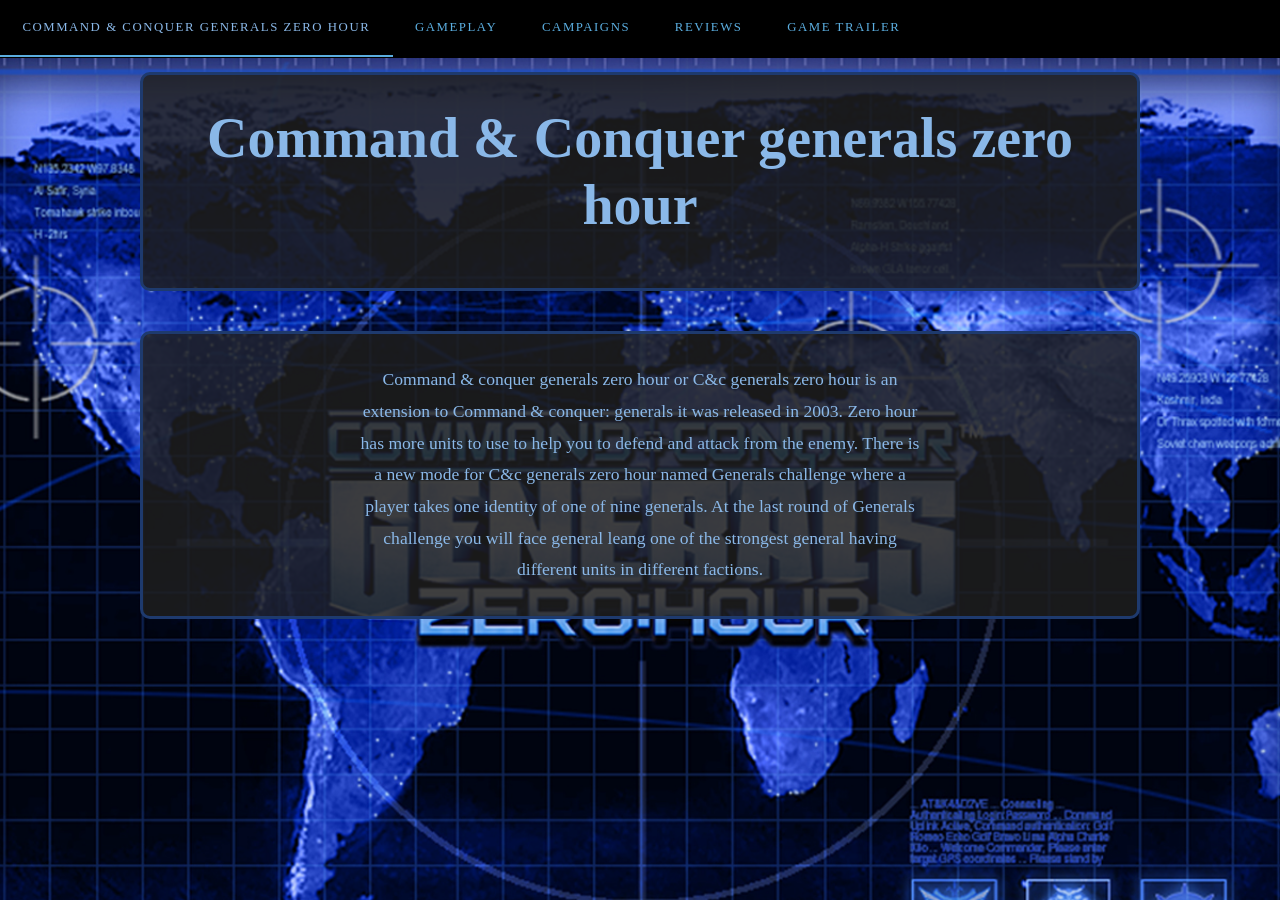
<file: assessment_5_page/index.html>
<!DOCTYPE html>
<html lang="en">

<head>
    <meta charset="UTF-8">
    <meta name="viewport" content="width=device-width, initial-scale=1.0">
    <title>Command and Conquer</title>
    <link rel="stylesheet" href="styles.css">
    
</head>

<body class="body-img">
    <nav>
        <ul>
            <li><a href="index.html" class="active">Command & Conquer generals zero hour</a></li>
            <li><a href="Gameplay.html">Gameplay</a></li>
            <li><a href="Campaigns.html">Campaigns</a></li>
            <li><a href="Reviews.html">Reviews</a></li>
            <li><a href="Video.html">Game trailer</a></li>
        </ul>
    </nav><br>

    <section>
        <h1>
            Command & Conquer generals zero hour
        </h1>
    </section>

    <section>
        <p>
            Command & conquer generals zero hour or C&c generals zero hour is an extension to Command & conquer: generals 
            it was released in 2003. Zero hour has more units to use to help you to defend and attack from the enemy.
            There is a new mode for C&c generals zero hour named Generals challenge where a player takes one identity of one of nine generals.
            At the last round of Generals challenge you will face general leang one of the strongest general having different units in different factions.
        </p>
    </section>

    <script src="nav.js"></script>

</body>
</html>
</file>
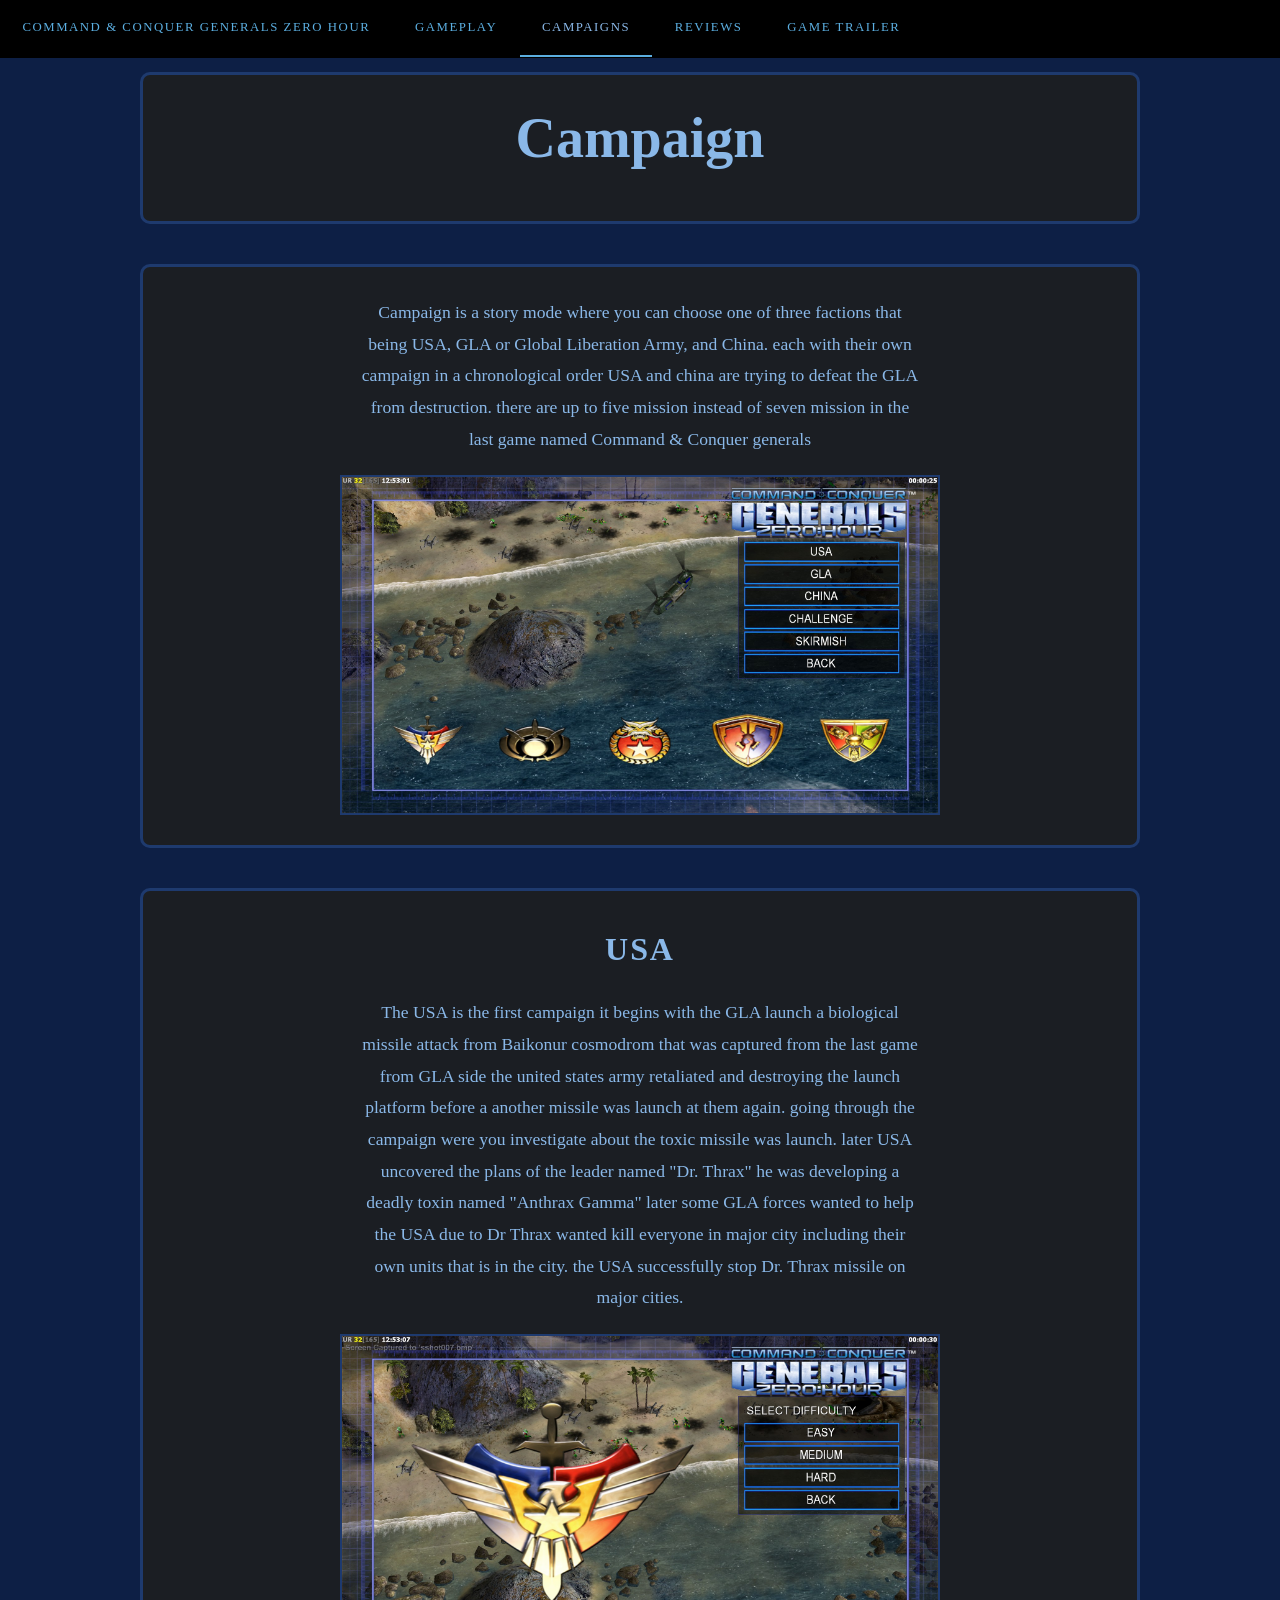
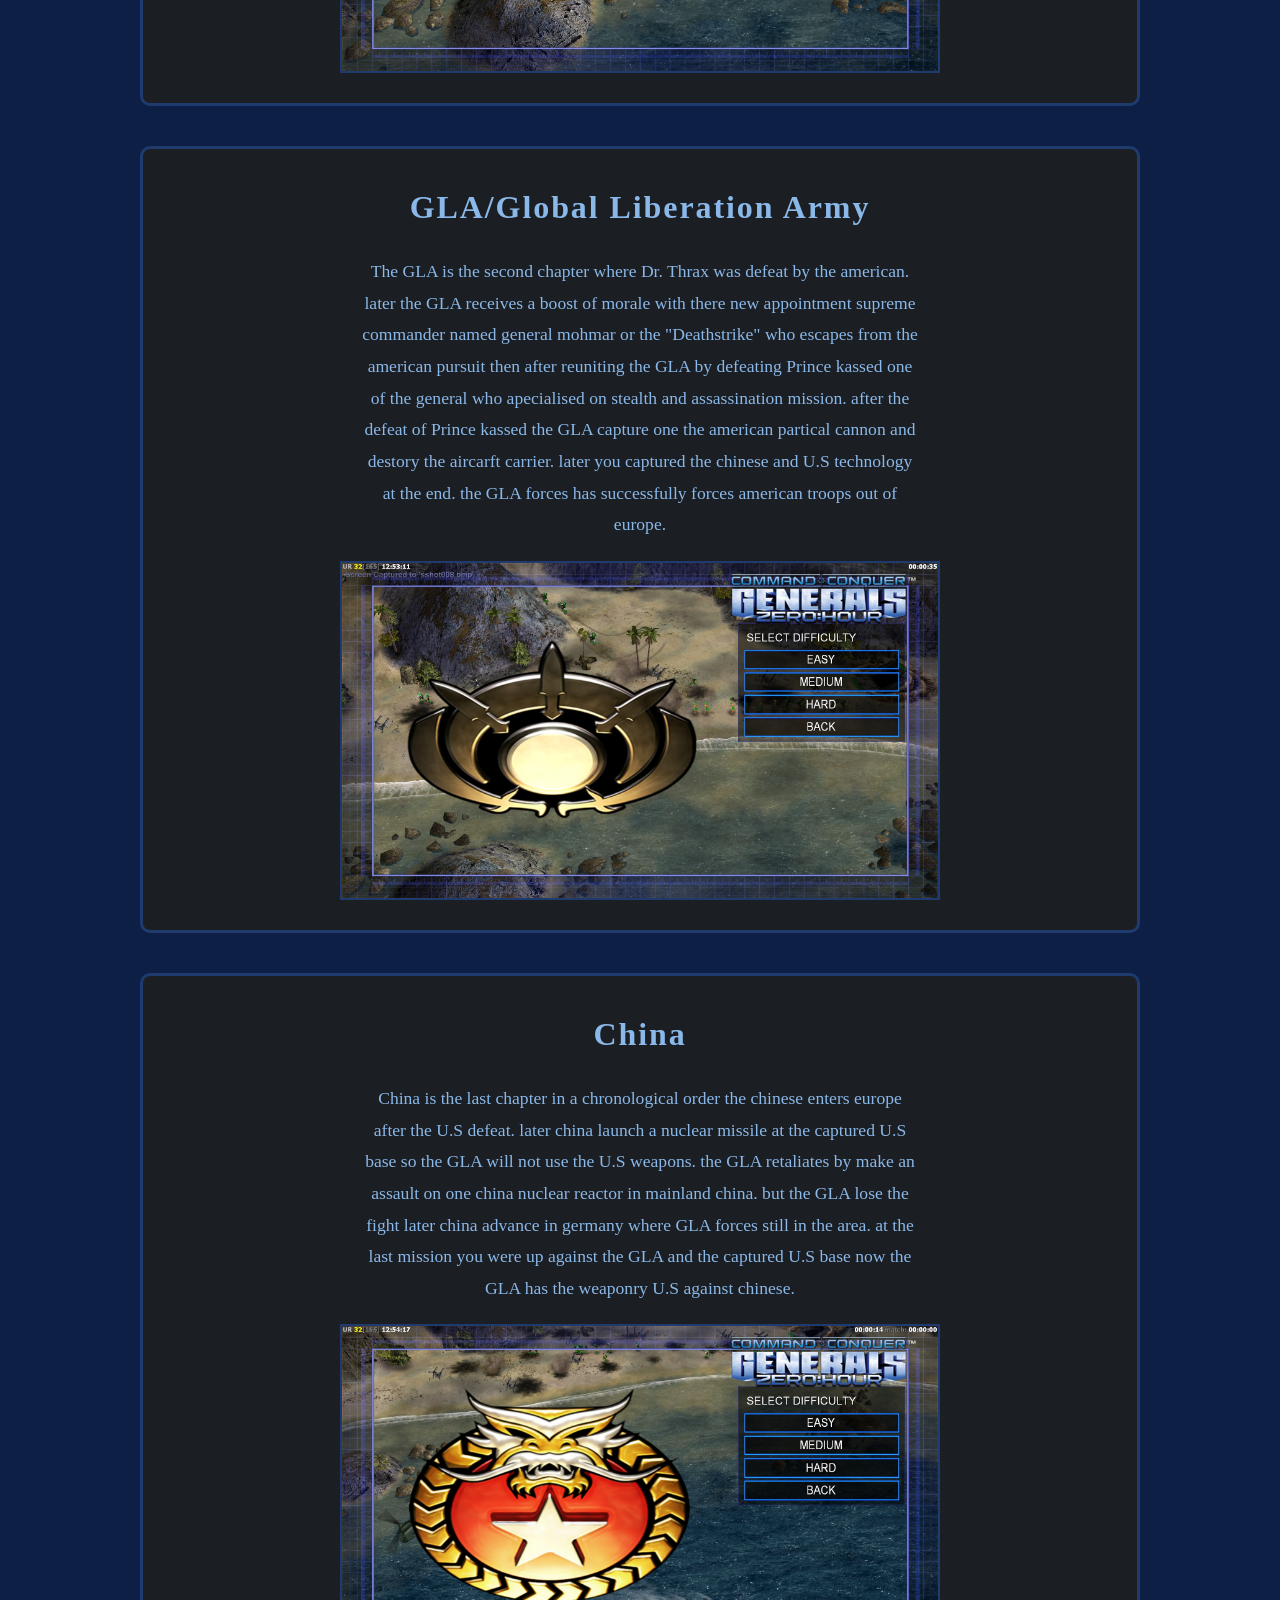
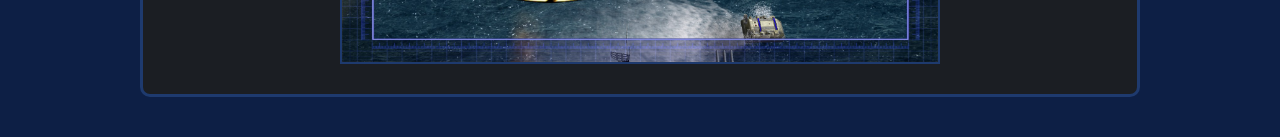
<file: assessment_5_page/Campaigns.html>
<!DOCTYPE html>
<html lang="en">

<head>
    <meta charset="UTF-8">
    <meta name="viewport" content="width=device-width, initial-scale=1.0">
    <title>Command and Conquer</title>
    <link rel="stylesheet" href="styles.css">
</head>

<body>
    <nav>
        <ul>
            <li><a href="index.html" class="active">Command & Conquer generals zero hour</a></li>
            <li><a href="Gameplay.html">Gameplay</a></li>
            <li><a href="Campaigns.html">Campaigns</a></li>
            <li><a href="Reviews.html">Reviews</a></li>
            <li><a href="Video.html">Game trailer</a></li>
        </ul>
    </nav><br>

    <section>
        <h1>
            Campaign
        </h1>
    </section>

    <section>
        <p>
            Campaign is a story mode where you can choose one of three factions that being USA, GLA or Global Liberation Army, and China. each with their own campaign in a chronological order USA and china are trying to 
            defeat the GLA from destruction. there are up to five mission instead of seven mission in the last game named Command & Conquer generals 
        </p>
        <img src="Images/image7.jpg" alt="select a faction UI" class="img_1">
    </section>

    <section>
        <h2>
            USA
        </h2>
        <p>
            The USA is the first campaign it begins with the GLA launch a biological missile attack from Baikonur cosmodrom that was captured from the last game from GLA side
            the united states army retaliated and destroying the launch platform before a another missile was launch at them again. going through the campaign were you investigate about the toxic missile was launch.
            later USA uncovered the plans of the leader named "Dr. Thrax" he was developing a deadly toxin named "Anthrax Gamma" later some GLA forces wanted to help the USA due to Dr Thrax wanted kill everyone in major city including their own units that is in the city.
            the USA successfully stop Dr. Thrax missile on major cities.
        </p>
        <img src="Images/image8.jpg" alt="USA" class="img_1">
    </section>

    <section>
        <h2>
            GLA/Global Liberation Army
        </h2>
        <p>
            The GLA is the second chapter where Dr. Thrax was defeat by the american. 
            later the GLA receives a boost of morale with there new appointment supreme commander named general mohmar or the "Deathstrike"
            who escapes from the american pursuit then after reuniting the GLA by defeating Prince kassed one of the general who apecialised on stealth and assassination mission.
            after the defeat of Prince kassed the GLA capture one the american partical cannon and destory the aircarft carrier. later you captured the chinese and U.S technology at the end.
            the GLA forces has successfully forces american troops out of europe.
        </p>
        <img src="Images/image9.jpg" alt="GLA" class="img_1">
    </section>

    <section>
        <h2>
            China
        </h2>
        <p>
            China is the last chapter in a chronological order the chinese enters europe after the U.S defeat. later china launch a nuclear missile at the captured U.S base so the GLA will not use the U.S weapons.
            the GLA retaliates by make an assault on one china nuclear reactor in mainland china. but the GLA lose the fight later china advance in germany where GLA forces still in the area. at the last mission you were up against the GLA and the captured U.S base
            now the GLA has the weaponry U.S against chinese. 
        </p>
        <img src="Images/image10.jpg" alt="GLA" class="img_1">
    </section>

    <script src="nav.js"></script>
</body>
</html>
</file>
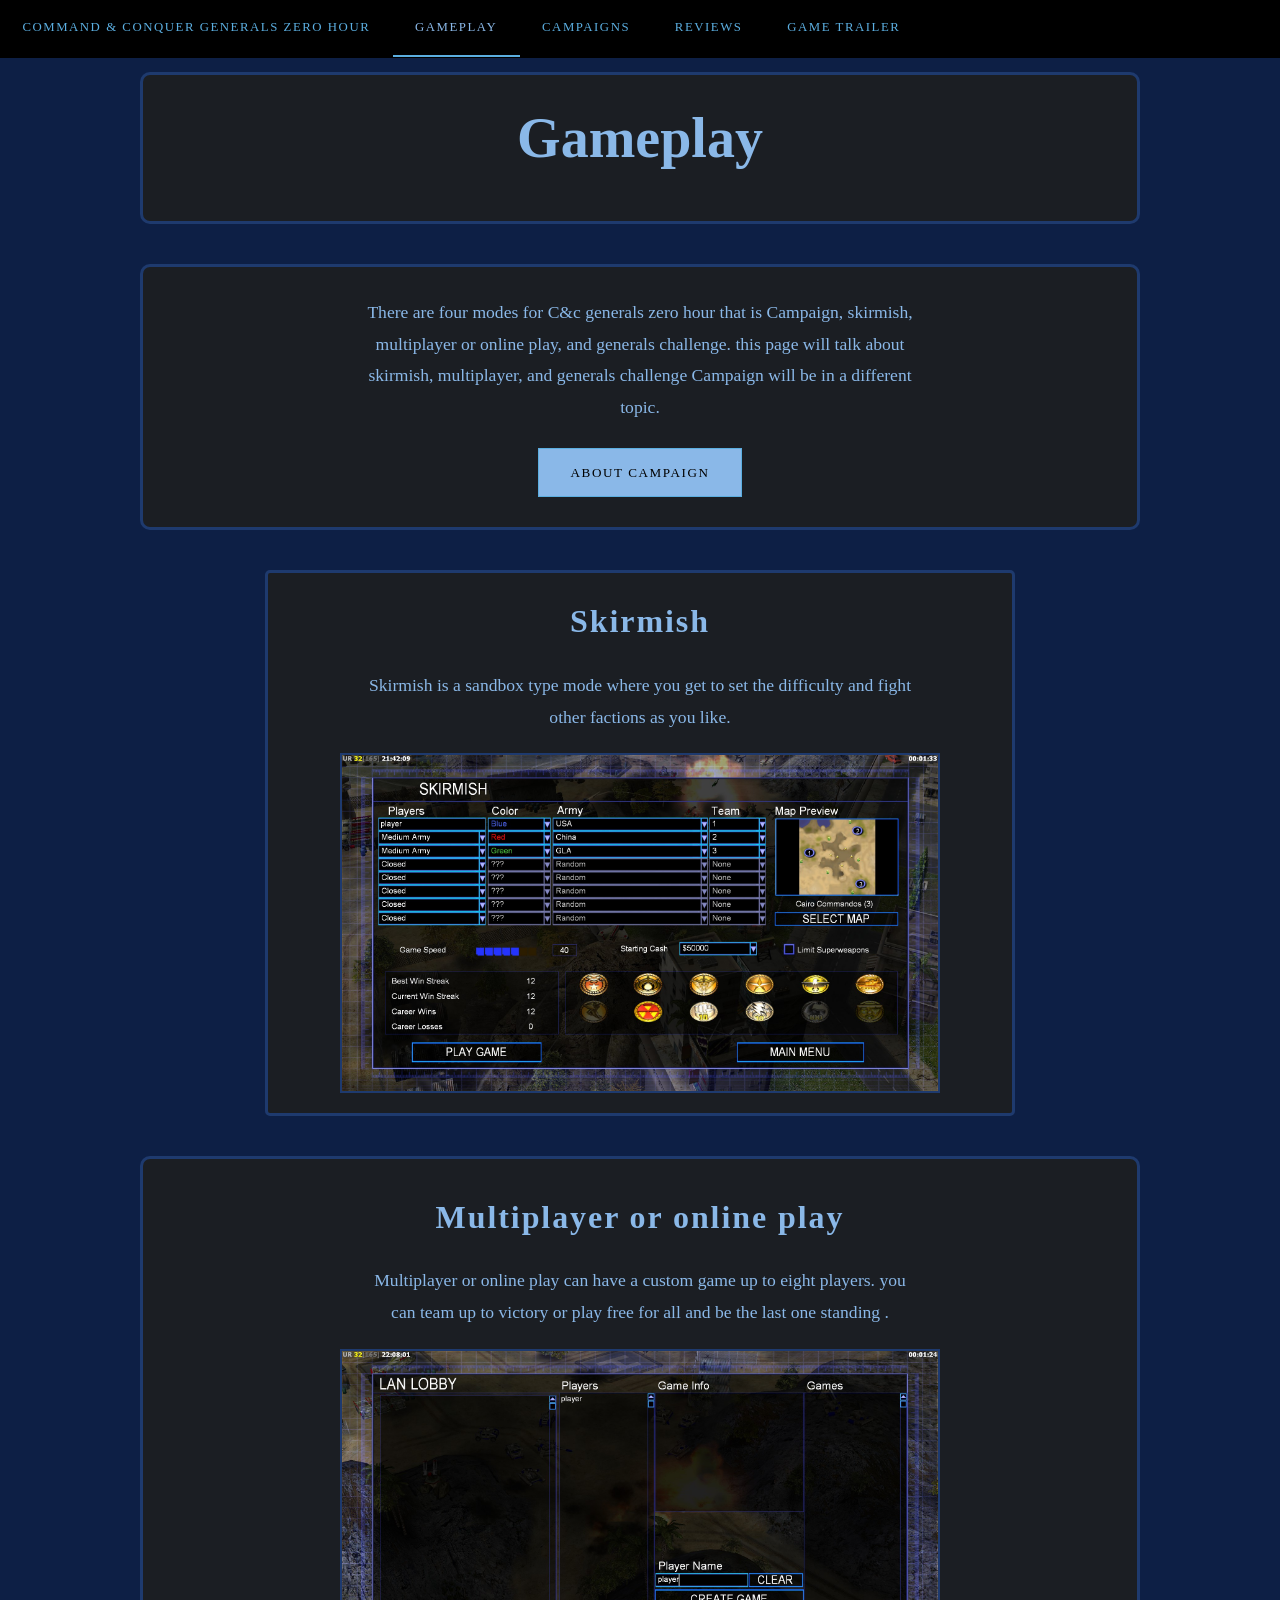
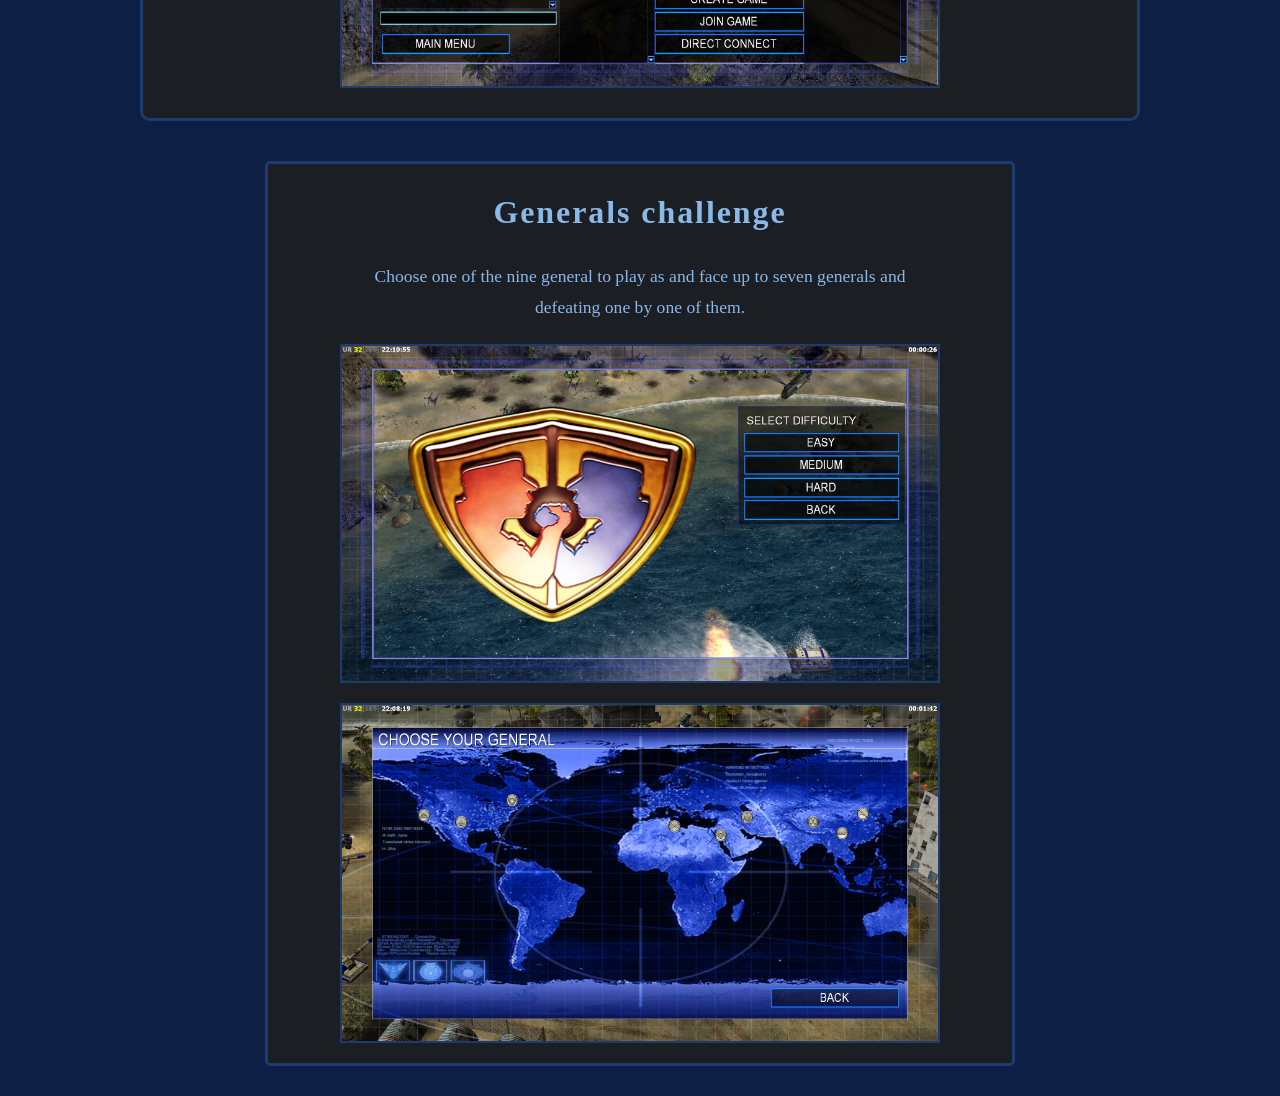
<file: assessment_5_page/Gameplay.html>
<!DOCTYPE html>
<html lang="en">

<head>
    <meta charset="UTF-8">
    <meta name="viewport" content="width=device-width, initial-scale=1.0">
    <title>Command and Conquer</title>
    <link rel="stylesheet" href="styles.css">
</head>

<body>
    <nav>
        <ul>
            <li><a href="index.html" class="active">Command & Conquer generals zero hour</a></li>
            <li><a href="Gameplay.html">Gameplay</a></li>
            <li><a href="Campaigns.html">Campaigns</a></li>
            <li><a href="Reviews.html">Reviews</a></li>
            <li><a href="Video.html">Game trailer</a></li>
        </ul>
    </nav><br>

    <section>
        <h1>
            Gameplay
        </h1>
    </section>

    <section>
        <p>
            There are four modes for C&c generals zero hour that is Campaign, skirmish, multiplayer or online play, and generals challenge.
            this page will talk about skirmish, multiplayer, and generals challenge Campaign will be in a different topic.
        </p>
        <a href="Campaigns.html" class="btn">About Campaign</a>
    </section>

    <section class="small-box">
        <h2>
            Skirmish
        </h2>
        <p>
            Skirmish is a sandbox type mode where you get to set the difficulty and fight other factions as you like. 
        </p>
        <img src="Images/image2.jpg" alt="UI of skirmish" class="img_1">
    </section>

    <section class="samll-box">
        <h2>
            Multiplayer or online play
        </h2>
        <p>
            Multiplayer or online play can have a custom game up to eight players. 
            you can team up to victory or play free for all and be the last one standing .
        </p>
        <img src="Images/image4.jpg" alt="UI of Multiplayer" class="img_1">
    </section>

    <section class="small-box">
        <h2>
            Generals challenge
        </h2>
        <p>
            Choose one of the nine general to play as and face up to seven generals and defeating one by one of them. 
        </p>
        <img src="Images/image6.jpg" alt="Selecting a difficulty UI" class="img_1">
        <img src="Images/image5.jpg" alt="Choosing a general UI" class="img_1">
    </section>

    <script src="nav.js"></script>

</body>
</html>
</file>
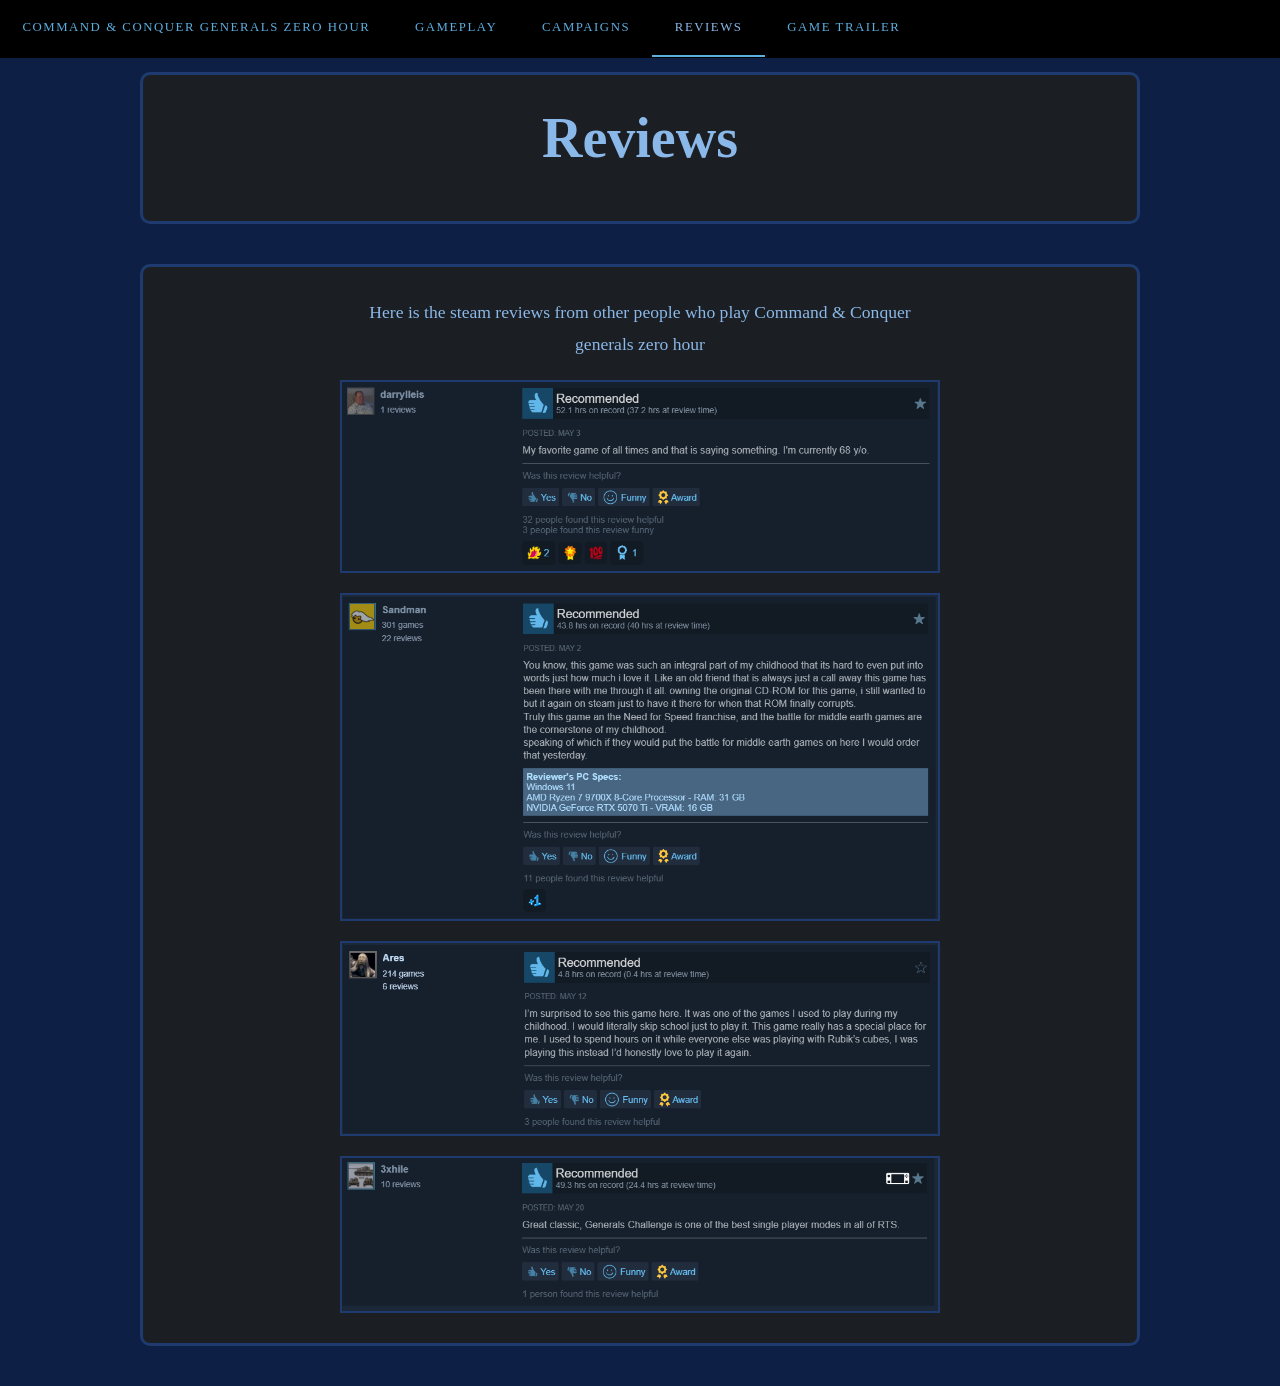
<file: assessment_5_page/Reviews.html>
<!DOCTYPE html>
<html lang="en">

<head>
    <meta charset="UTF-8">
    <meta name="viewport" content="width=device-width, initial-scale=1.0">
    <title>Command and Conquer</title>
    <link rel="stylesheet" href="styles.css">
</head>

<body>
    <nav>
        <ul>
            <li><a href="index.html" class="active">Command & Conquer generals zero hour</a></li>
            <li><a href="Gameplay.html">Gameplay</a></li>
            <li><a href="Campaigns.html">Campaigns</a></li>
            <li><a href="Reviews.html">Reviews</a></li>
            <li><a href="Video.html">Game trailer</a></li>
        </ul>
    </nav><br>

    <section>
        <h1>
            Reviews
        </h1>
    </section>

    <section>
        <p>
            Here is the steam reviews from other people who play Command & Conquer generals zero hour
        </p>
        <img src="Images/review1.png" alt="review" class="img_1">
        <img src="Images/review2.png" alt="review" class="img_1">
        <img src="Images/review3.png" alt="review" class="img_1">
        <img src="Images/review4.png" alt="review" class="img_1">
    </section>

    <script src="nav.js"></script>
</body>
</html>
</file>
<file: assessment_5_page/styles.css>
* {
    box-sizing: border-box;
    margin: 0;
    padding: 0;
}

html {
    scroll-behavior: smooth;
}

body {
    color: #000000;
    font-size: 1.1rem;
    line-height: 1.8;
    margin: 0;
    padding: 0;
    background-repeat: no-repeat;
    background-size: cover;
    background-color: #0d1f45;
}

.body-img {
    color: #000000;
    font-size: 1.1rem;
    line-height: 1.8;
    margin: 0;
    padding: 0;
    background-image: url(Images/image1.jpg);
    background-repeat: no-repeat;
    background-size: cover;
    background-color: #1e3a6e;
}

nav {
    position: fixed;
    top: 0;
    width: 100%;
    background-color: #000000;
    border-bottom: 1px solid #000000;
    z-index: 100;
    text-align: center;
}

ul {
    list-style: none;
    display: flex;
}

ul li a {
    display: block;
    font-size: 0.8rem;
    letter-spacing: 0.12em;
    color: #5baee0;
    text-decoration: none;
    padding: 1rem 1.4rem;
    text-transform: uppercase;
    transition: color 0.2s;
}

ul li a.active {
    color: #8ab8e8;
    border-bottom: 2px solid #5baee0;
}

ul li a:hover {
    color: #ffffff;
}

section {
    max-width: 1000px;
    margin: 40px auto;
    padding: 30px;
    background: rgba(30, 30, 30, 0.85);
    border-radius: 10px;
    text-align: center;
    border: 3px solid #1e3a6e;
}

h1 {
    font-size: clamp(2rem, 6vw, 3.5rem);
    color: #8ab8e8;
    margin-bottom: 1.2rem;
    line-height: 1.2;
}

h2 {
    font-size: clamp(1.4rem, 3vw, 2rem);
    color: #8ab8e8;
    margin-bottom: 1.2rem;
    letter-spacing: 0.06em;
}

p {
    color: #8ab8e8;
    margin-bottom: 1rem;
    max-width: 560px;
    margin: 0 auto;
    text-align: center;
    padding: 0;
}

@keyframes rippleExpand {
    from { transform: translate(-50%, -50%) scale(0); opacity: 0.5; }
    to   { transform: translate(-50%, -50%) scale(4); opacity: 0; }
}

.nav-ripple {
    position: absolute;
    width: 60px;
    height: 60px;
    border-radius: 50%;
    background: radial-gradient(circle, #8ab8e880 0%, transparent 70%);
    pointer-events: none;
    animation: rippleExpand 0.55s ease-out forwards;
}

.small-box {
    text-align: center;
    max-width: 750px;
    margin: 30px auto;
    padding: 20px;
    background: rgba(30, 30, 30, 0.85);
    border-radius: 5px;
    border: 3px solid #1e3a6e;
}

.center-vid  {
    justify-content: center;
    max-width: 800px;
    margin: 30px auto;
    padding: 20px;
    background: rgba(30, 30, 30, 0.85);
    border-radius: 10px;
    text-align: center;
    border: 3px solid #1e3a6e;
}

.btn {
    display: inline-block;
    font-size: 0.82rem;
    letter-spacing: 0.12em;
    text-transform: uppercase;
    color: #000000;
    border: 1px solid #5baee0;
    background-color: #8ab8e8;
    padding: 0.75rem 2rem;
    text-decoration: none;
    margin-top: 1.5rem;
    transition: background 0.25s, color 0.25s;
}

.btn:hover {
    background-color: #c8dff5;
    color: #000000;
}

.img_1 {
    display: block;
    width: 100%;
    max-width: 600px;
    height: auto;
    margin: 20px auto 0;
    border: 2px solid #1e3a6e;
}
</file>
